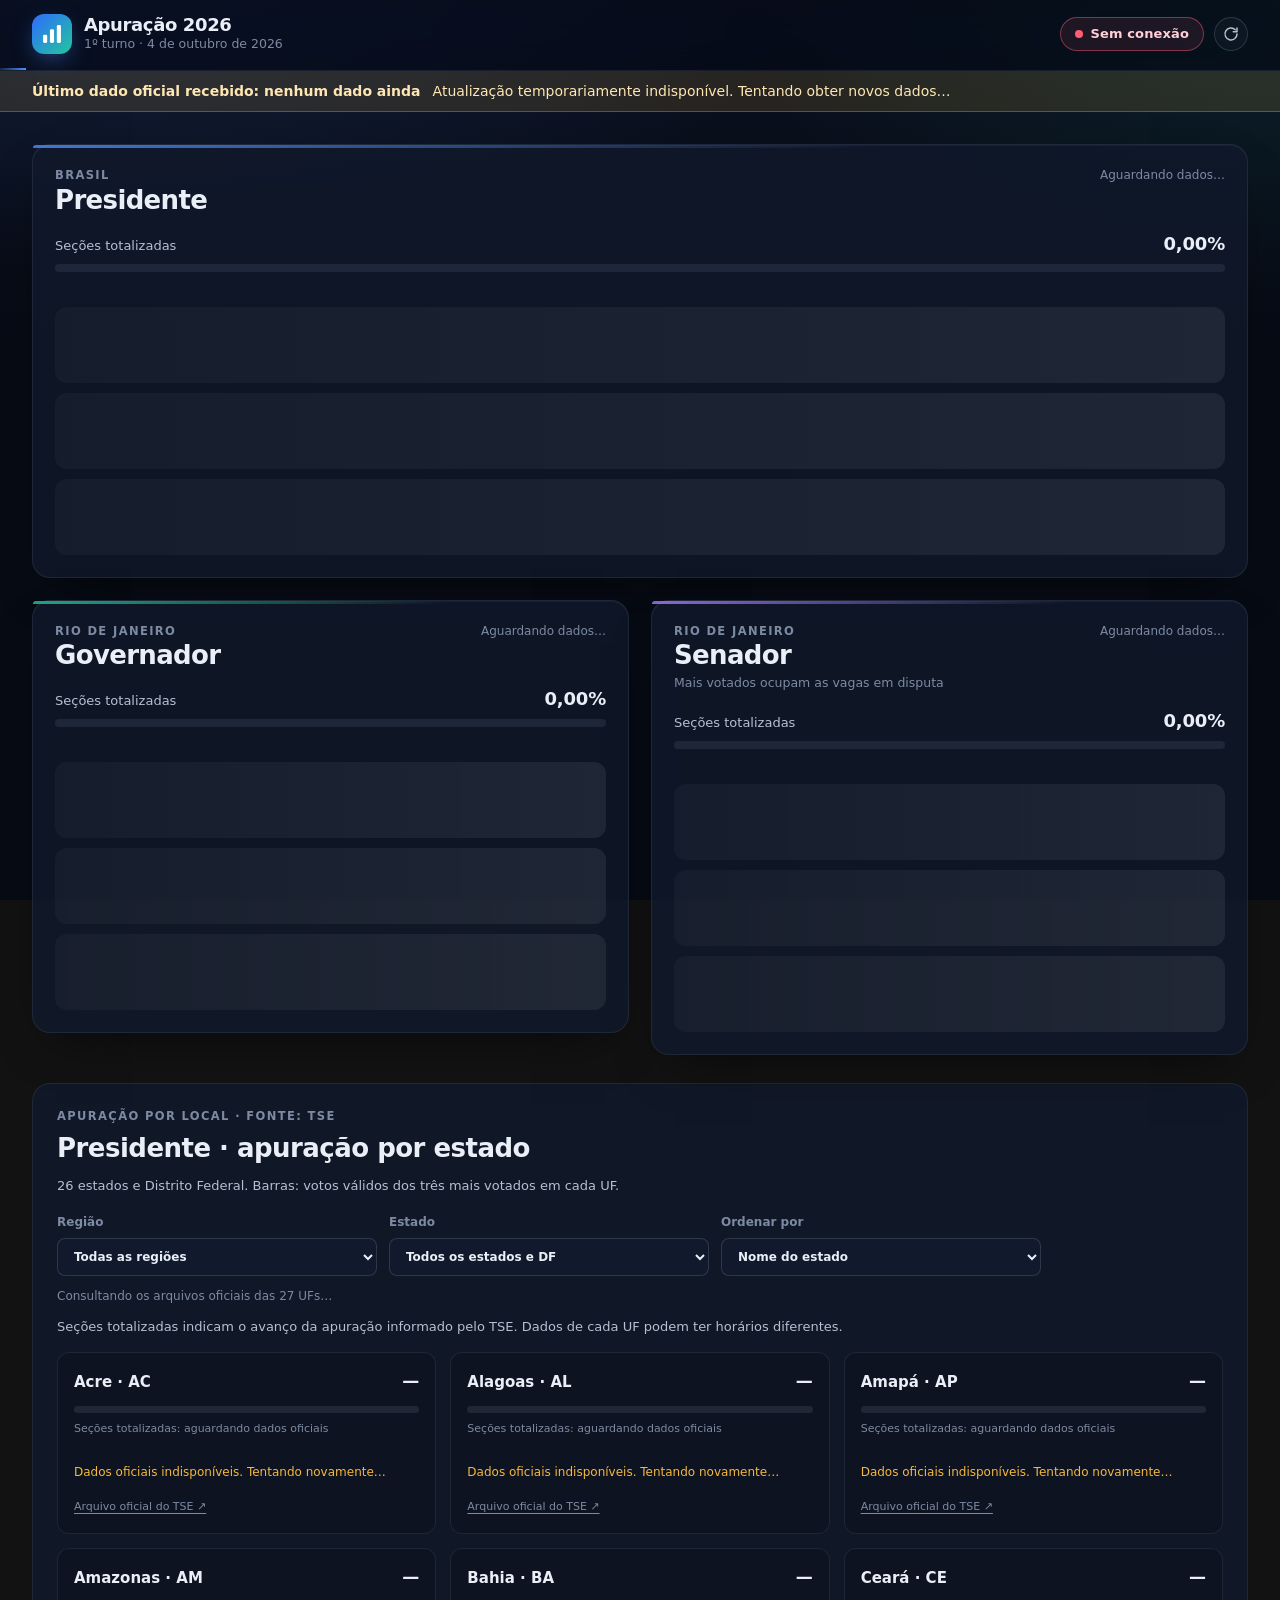
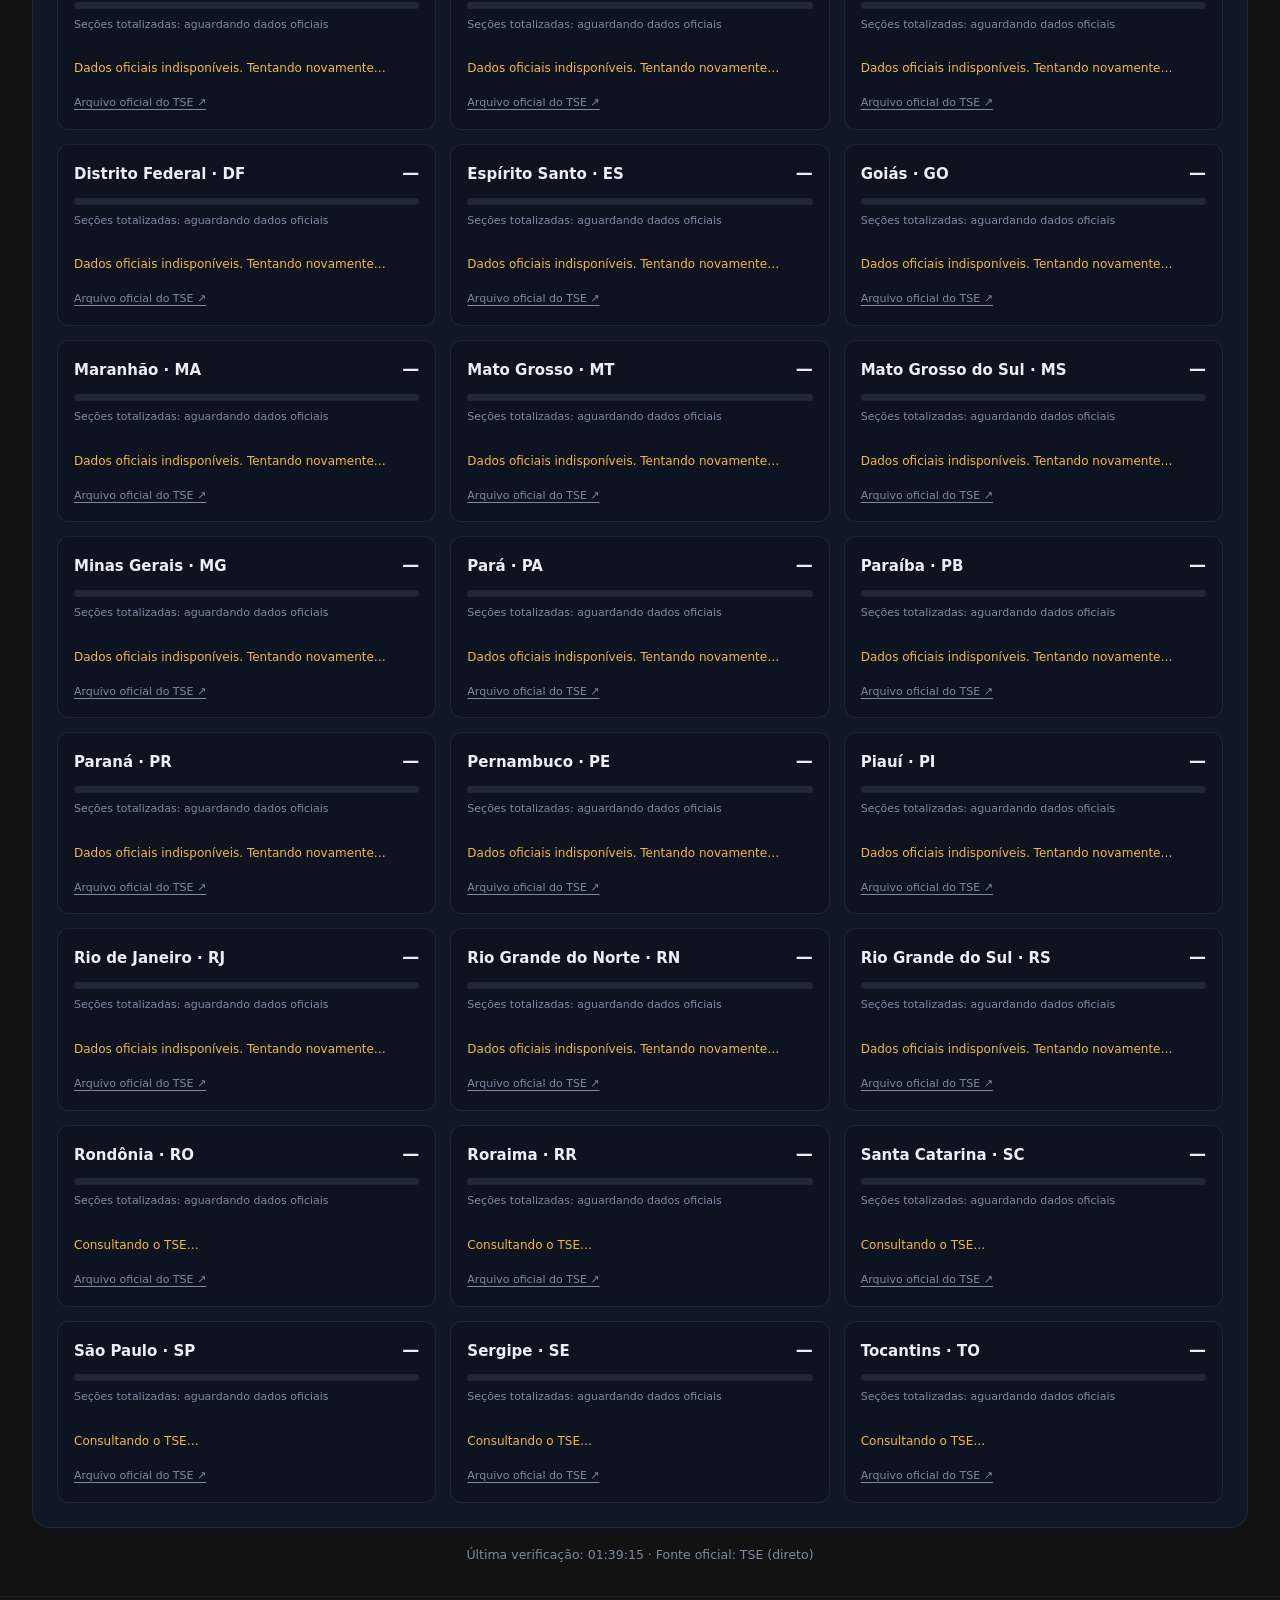
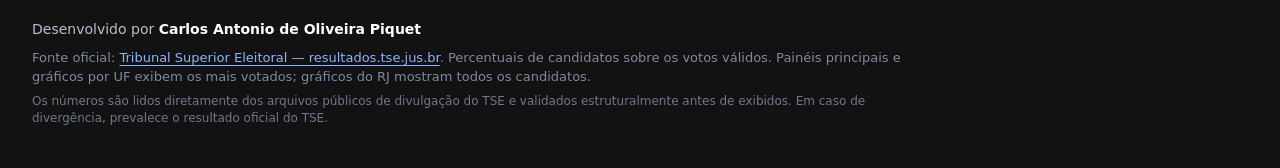
<file: index.html>
<!doctype html>
<html lang="pt-BR">
<head>
  <meta charset="utf-8">
  <meta name="viewport" content="width=device-width, initial-scale=1, viewport-fit=cover">
  <meta http-equiv="Content-Security-Policy" content="default-src 'self'; script-src 'self'; style-src 'self' https://fonts.googleapis.com; font-src 'self' https://fonts.gstatic.com; img-src 'self' data: https://resultados.tse.jus.br; connect-src 'self' https:; base-uri 'self'; form-action 'none'; object-src 'none'">
  <meta name="referrer" content="strict-origin-when-cross-origin">
  <title>Apuração 2026 ao vivo · Presidente, Governador e Senado RJ</title>
  <meta name="description" content="Apuração em tempo real das Eleições 2026: Presidente, Governador do Rio de Janeiro e Senador pelo RJ. Dados oficiais do TSE.">
  <meta name="theme-color" content="#070b14">
  <meta property="og:title" content="Apuração 2026 ao vivo · Presidente, Governador e Senado RJ">
  <meta property="og:description" content="Acompanhe a apuração em tempo real com dados oficiais do TSE a partir das 17h. Desenvolvido por Carlos Antonio de Oliveira Piquet.">
  <meta property="og:type" content="website">
  <meta property="og:url" content="https://webrjpro.github.io/elei-es2026/">
  <meta property="og:image" content="https://webrjpro.github.io/elei-es2026/assets/og-image.png">
  <meta property="og:image:secure_url" content="https://webrjpro.github.io/elei-es2026/assets/og-image.png">
  <meta property="og:image:type" content="image/png">
  <meta property="og:image:width" content="1200">
  <meta property="og:image:height" content="630">
  <meta property="og:image:alt" content="Apuração 2026 ao vivo - Dados Oficiais do TSE">
  <meta name="twitter:card" content="summary_large_image">
  <meta name="twitter:title" content="Apuração 2026 ao vivo · Presidente, Governador e Senado RJ">
  <meta name="twitter:description" content="Acompanhe a apuração em tempo real com dados oficiais do TSE a partir das 17h. Desenvolvido por Carlos Antonio de Oliveira Piquet.">
  <meta name="twitter:image" content="https://webrjpro.github.io/elei-es2026/assets/og-image.png">
  <link rel="icon" href="assets/favicon.svg" type="image/svg+xml">
  <link rel="preconnect" href="https://resultados.tse.jus.br" crossorigin>
  <link rel="preconnect" href="https://fonts.googleapis.com">
  <link rel="preconnect" href="https://fonts.gstatic.com" crossorigin>
  <link rel="stylesheet" href="https://fonts.googleapis.com/css2?family=Inter:wght@400;500;600;700;800&display=swap">
  <link rel="stylesheet" href="css/styles.css">
  <script src="js/config.js" defer></script>
  <script src="js/core.js" defer></script>
  <script src="js/tse.js" defer></script>
  <script src="js/ui.js" defer></script>
  <script src="js/macro.js" defer></script>
  <script src="js/territory.js" defer></script>
  <script src="js/victory.js" defer></script>
  <script src="js/app.js" defer></script>
</head>
<body>
  <a class="skip" href="#painel">Pular para os resultados</a>

  <header class="topbar">
    <div class="wrap topbar__inner">
      <div class="brand">
        <span class="brand__mark" aria-hidden="true">
          <svg viewBox="0 0 32 32" width="32" height="32"><rect x="3" y="17" width="6" height="12" rx="2"/><rect x="13" y="9" width="6" height="20" rx="2"/><rect x="23" y="3" width="6" height="26" rx="2"/></svg>
        </span>
        <div class="brand__text">
          <h1 class="brand__title">Apuração 2026</h1>
          <span class="brand__sub" id="turno-label">1º turno · 4 de outubro de 2026</span>
        </div>
      </div>
      <div class="topbar__actions">
        <div id="status" class="status status--idle" role="status" aria-live="polite">
          <span class="status__dot" aria-hidden="true"></span>
          <span class="status__text">Conectando…</span>
        </div>
        <button id="refresh" class="icon-btn" type="button" aria-label="Atualizar agora" title="Atualizar agora">
          <svg viewBox="0 0 24 24" width="18" height="18" aria-hidden="true"><path d="M20 12a8 8 0 1 1-2.34-5.66M20 4v5h-5" fill="none" stroke="currentColor" stroke-width="2" stroke-linecap="round" stroke-linejoin="round"/></svg>
        </button>
      </div>
    </div>
    <div class="topbar__timer" aria-hidden="true"><span id="timer-bar"></span></div>
  </header>

  <div id="offline-banner" class="banner banner--warn" role="alert" hidden>
    <div class="wrap">
      <strong>Último dado oficial recebido: <span id="offline-time">—</span></strong>
      <span>Atualização temporariamente indisponível. Tentando obter novos dados…</span>
    </div>
  </div>

  <main id="painel" class="wrap main">
    <section id="countdown" class="countdown" hidden aria-labelledby="countdown-title">
      <p class="countdown__eyebrow">Eleições 2026 · Dados oficiais do TSE</p>
      <h2 class="countdown__title" id="countdown-title">A apuração começa em</h2>
      <div class="countdown__clock" role="timer" aria-live="off">
        <div class="countdown__unit"><span data-u="h">00</span><small>horas</small></div>
        <i aria-hidden="true">:</i>
        <div class="countdown__unit"><span data-u="m">00</span><small>min</small></div>
        <i aria-hidden="true">:</i>
        <div class="countdown__unit"><span data-u="s">00</span><small>seg</small></div>
      </div>
      <p class="countdown__note">Divulgação a partir das 17h (horário de Brasília). O painel entra em modo apuração automaticamente — não é preciso recarregar.</p>
    </section>

    <div id="races" class="races" aria-live="off"></div>

    <section class="macro" id="macro-section" aria-labelledby="macro-title" hidden>
      <div class="macro__header">
        <p class="macro__eyebrow">Panorama Nacional · 27 Unidades da Federação</p>
        <h2 class="macro__title" id="macro-title">Balanço Macropolítico: PL vs PT e Forças Ideológicas</h2>
        <p class="macro__subtitle">Apuração contínua dos dados oficiais do TSE totalizando governadores e senadores em todas as 27 UFs.</p>
      </div>
      <div class="macro__grid">
        <div class="macro-card" id="card-macro-gov"></div>
        <div class="macro-card" id="card-macro-sen"></div>
        <div class="macro-card" id="card-macro-ideology"></div>
      </div>
    </section>

    <div id="territorial-charts" class="territorial" aria-live="off"></div>

    <p class="meta-line" id="meta-line" aria-live="off"></p>
  </main>

  <footer class="footer">
    <div class="wrap">
      <p class="footer__author">Desenvolvido por <strong>Carlos Antonio de Oliveira Piquet</strong></p>
      <p>Fonte oficial: <a href="https://resultados.tse.jus.br" target="_blank" rel="noopener noreferrer">Tribunal Superior Eleitoral — resultados.tse.jus.br</a>. Percentuais de candidatos sobre os votos válidos. Painéis principais e gráficos por UF exibem os mais votados; gráficos do RJ mostram todos os candidatos.</p>
      <p class="footer__small">Os números são lidos diretamente dos arquivos públicos de divulgação do TSE e validados estruturalmente antes de exibidos. Em caso de divergência, prevalece o resultado oficial do TSE.</p>
    </div>
  </footer>

  <noscript><div class="noscript">Ative o JavaScript para acompanhar a apuração em tempo real, ou acesse <a href="https://resultados.tse.jus.br">resultados.tse.jus.br</a>.</div></noscript>
</body>
</html>
</file>
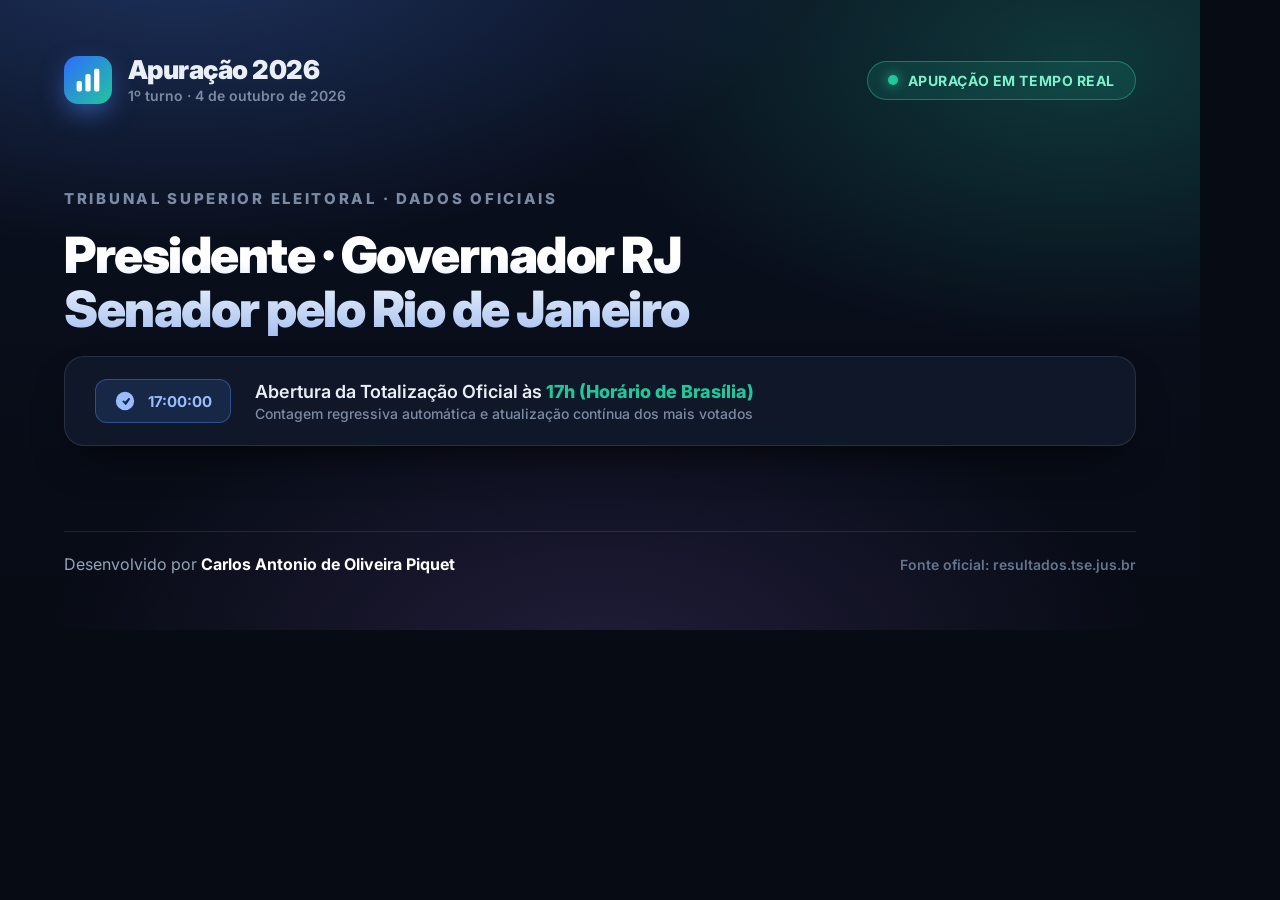
<file: assets/og-card.html>
<!doctype html>
<html lang="pt-BR">
<head>
  <meta charset="utf-8">
  <link rel="stylesheet" href="https://fonts.googleapis.com/css2?family=Inter:wght@400;600;700;800;900&display=swap">
  <style>
    * { box-sizing: border-box; margin: 0; padding: 0; }
    html, body {
      width: 1200px;
      height: 630px;
      overflow: hidden;
      font-family: 'Inter', -apple-system, BlinkMacSystemFont, sans-serif;
      background: #070b14;
      color: #e9eef7;
      -webkit-font-smoothing: antialiased;
    }
    .card {
      position: relative;
      width: 1200px;
      height: 630px;
      padding: 56px 64px;
      display: flex;
      flex-direction: column;
      justify-content: space-between;
      background:
        radial-gradient(900px 450px at 15% -10%, rgba(79, 140, 255, 0.28), transparent 70%),
        radial-gradient(700px 400px at 90% 10%, rgba(33, 199, 155, 0.22), transparent 70%),
        radial-gradient(800px 400px at 50% 105%, rgba(167, 123, 255, 0.16), transparent 70%),
        linear-gradient(180deg, #0a1020 0%, #070b14 100%);
    }
    .top {
      display: flex;
      align-items: center;
      justify-content: space-between;
    }
    .brand {
      display: flex;
      align-items: center;
      gap: 16px;
    }
    .brand-icon {
      width: 48px;
      height: 48px;
      border-radius: 14px;
      background: linear-gradient(135deg, #2f6bff, #21c79b);
      display: grid;
      place-items: center;
      box-shadow: 0 10px 28px -6px rgba(79, 140, 255, 0.7);
    }
    .brand-icon svg { width: 28px; height: 28px; fill: #fff; }
    .brand-text h1 {
      font-size: 26px;
      font-weight: 900;
      letter-spacing: -0.02em;
      line-height: 1.1;
    }
    .brand-text span {
      font-size: 14px;
      color: #7d8aa3;
      font-weight: 600;
    }
    .badge {
      display: inline-flex;
      align-items: center;
      gap: 10px;
      padding: 10px 20px;
      border-radius: 999px;
      background: rgba(33, 199, 155, 0.12);
      border: 1px solid rgba(33, 199, 155, 0.45);
      color: #7ff0cc;
      font-size: 14px;
      font-weight: 700;
      letter-spacing: 0.04em;
      text-transform: uppercase;
    }
    .badge-dot {
      width: 10px;
      height: 10px;
      border-radius: 50%;
      background: #21c79b;
      box-shadow: 0 0 12px #21c79b;
    }

    .center {
      display: flex;
      flex-direction: column;
      gap: 20px;
    }
    .hero-eyebrow {
      font-size: 15px;
      font-weight: 800;
      letter-spacing: 0.18em;
      color: #7d8aa3;
      text-transform: uppercase;
    }
    .hero-title {
      font-size: 50px;
      font-weight: 900;
      letter-spacing: -0.03em;
      line-height: 1.08;
      background: linear-gradient(180deg, #ffffff 30%, #a8c2f0 100%);
      -webkit-background-clip: text;
      background-clip: text;
      color: transparent;
    }
    
    .timer-panel {
      display: flex;
      align-items: center;
      gap: 24px;
      background: rgba(17, 26, 44, 0.85);
      border: 1px solid rgba(148, 163, 184, 0.18);
      border-radius: 20px;
      padding: 22px 30px;
      box-shadow: 0 20px 40px -15px rgba(0, 0, 0, 0.7);
    }
    .timer-pill {
      display: flex;
      align-items: center;
      gap: 12px;
      background: rgba(79, 140, 255, 0.14);
      border: 1px solid rgba(79, 140, 255, 0.4);
      padding: 10px 18px;
      border-radius: 12px;
      color: #9bbbff;
      font-size: 15px;
      font-weight: 700;
    }
    .timer-pill svg { width: 22px; height: 22px; fill: currentColor; }
    .timer-text {
      font-size: 18px;
      color: #e9eef7;
      font-weight: 600;
      line-height: 1.3;
    }
    .timer-text strong {
      color: #21c79b;
      font-weight: 800;
    }
    .timer-text small {
      display: block;
      color: #7d8aa3;
      font-size: 14px;
      font-weight: 500;
      margin-top: 2px;
    }

    .bottom {
      display: flex;
      align-items: center;
      justify-content: space-between;
      border-top: 1px solid rgba(148, 163, 184, 0.16);
      padding-top: 22px;
    }
    .author {
      font-size: 16px;
      color: #94a3b8;
    }
    .author strong {
      color: #ffffff;
      font-weight: 700;
    }
    .source {
      font-size: 14px;
      color: #64748b;
      font-weight: 600;
    }
  </style>
</head>
<body>
  <div class="card">
    <div class="top">
      <div class="brand">
        <div class="brand-icon">
          <svg viewBox="0 0 32 32"><rect x="3" y="17" width="6" height="12" rx="2"/><rect x="13" y="9" width="6" height="20" rx="2"/><rect x="23" y="3" width="6" height="26" rx="2"/></svg>
        </div>
        <div class="brand-text">
          <h1>Apuração 2026</h1>
          <span>1º turno · 4 de outubro de 2026</span>
        </div>
      </div>
      <div class="badge">
        <span class="badge-dot"></span>
        <span>Apuração em Tempo Real</span>
      </div>
    </div>

    <div class="center">
      <p class="hero-eyebrow">Tribunal Superior Eleitoral · Dados Oficiais</p>
      <h2 class="hero-title">Presidente · Governador RJ<br>Senador pelo Rio de Janeiro</h2>
      <div class="timer-panel">
        <div class="timer-pill">
          <svg viewBox="0 0 24 24"><path d="M12 2a10 10 0 1 0 10 10A10 10 0 0 0 12 2zm1 14.59-4-4 1.41-1.42L12 12.76l4.24-4.24 1.42 1.41z"/></svg>
          <span>17:00:00</span>
        </div>
        <div class="timer-text">
          Abertura da Totalização Oficial às <strong>17h (Horário de Brasília)</strong>
          <small>Contagem regressiva automática e atualização contínua dos mais votados</small>
        </div>
      </div>
    </div>

    <div class="bottom">
      <div class="author">
        Desenvolvido por <strong>Carlos Antonio de Oliveira Piquet</strong>
      </div>
      <div class="source">
        Fonte oficial: resultados.tse.jus.br
      </div>
    </div>
  </div>
</body>
</html>
</file>
<file: css/styles.css>
/* ==========================================================================
   Apuração 2026 — estilos
   ========================================================================== */

:root {
  --bg: #070b14;
  --bg-2: #0a1020;
  --surface: rgba(17, 25, 43, 0.82);
  --surface-solid: #111a2c;
  --surface-2: #162036;
  --border: rgba(148, 163, 184, 0.12);
  --border-strong: rgba(148, 163, 184, 0.22);
  --text: #e9eef7;
  --text-2: #b6c0d2;
  --muted: #7d8aa3;
  --accent: #4f8cff;
  --win: #21c79b;
  --warn: #f5b83d;
  --danger: #ff5d73;
  --radius: 18px;
  --radius-sm: 12px;
  --shadow: 0 1px 0 rgba(255, 255, 255, 0.04) inset, 0 20px 50px -24px rgba(0, 0, 0, 0.7);
  --font: 'Inter', system-ui, -apple-system, 'Segoe UI', Roboto, 'Helvetica Neue', Arial, sans-serif;
  --ease: cubic-bezier(.2, .8, .2, 1);
  color-scheme: dark;
}

*, *::before, *::after { box-sizing: border-box; }

[hidden] { display: none !important; }

html { -webkit-text-size-adjust: 100%; text-size-adjust: 100%; }

body {
  margin: 0;
  min-height: 100vh;
  font-family: var(--font);
  font-size: 15px;
  line-height: 1.45;
  color: var(--text);
  background:
    radial-gradient(1200px 600px at 10% -10%, rgba(79, 140, 255, 0.16), transparent 60%),
    radial-gradient(900px 500px at 100% 0%, rgba(33, 199, 155, 0.10), transparent 60%),
    linear-gradient(180deg, var(--bg-2), var(--bg) 40%);
  background-attachment: fixed;
  -webkit-font-smoothing: antialiased;
  -moz-osx-font-smoothing: grayscale;
  font-feature-settings: 'cv11', 'ss01';
}

a { color: #8db5ff; text-underline-offset: 3px; }
a:hover { color: #b9d1ff; }

.wrap { width: 100%; max-width: 1440px; margin: 0 auto; padding: 0 clamp(14px, 3vw, 32px); }

.skip {
  position: absolute; left: 12px; top: -60px; z-index: 100;
  background: var(--accent); color: #fff; padding: 10px 14px; border-radius: 10px; font-weight: 600;
}
.skip:focus { top: 12px; }

:focus-visible { outline: 2px solid var(--accent); outline-offset: 3px; border-radius: 8px; }

/* ---------------------------------------------------------------- Topbar */

.topbar {
  position: sticky; top: 0; z-index: 50;
  background: rgba(7, 11, 20, 0.72);
  backdrop-filter: saturate(160%) blur(14px);
  -webkit-backdrop-filter: saturate(160%) blur(14px);
  border-bottom: 1px solid var(--border);
}
.topbar__inner { display: flex; align-items: center; justify-content: space-between; gap: 16px; min-height: 68px; }

.brand { display: flex; align-items: center; gap: 12px; min-width: 0; }
.brand__mark {
  display: grid; place-items: center; width: 40px; height: 40px; flex: none;
  border-radius: 12px;
  background: linear-gradient(135deg, #2f6bff, #21c79b);
  box-shadow: 0 8px 24px -8px rgba(79, 140, 255, 0.7);
}
.brand__mark svg { width: 22px; height: 22px; fill: #fff; }
.brand__text { display: flex; flex-direction: column; min-width: 0; }
.brand__title { margin: 0; font-size: 18px; font-weight: 800; letter-spacing: -0.02em; line-height: 1.1; }
.brand__sub { color: var(--muted); font-size: 12.5px; font-weight: 500; white-space: nowrap; overflow: hidden; text-overflow: ellipsis; }

.topbar__actions { display: flex; align-items: center; gap: 10px; flex: none; }

.status {
  display: inline-flex; align-items: center; gap: 8px;
  height: 34px; padding: 0 14px;
  border-radius: 999px;
  border: 1px solid var(--border-strong);
  background: rgba(255, 255, 255, 0.03);
  font-size: 13px; font-weight: 600; letter-spacing: 0.01em;
  white-space: nowrap;
  transition: background .3s, border-color .3s, color .3s;
}
.status__dot { width: 8px; height: 8px; border-radius: 50%; background: var(--muted); position: relative; }
.status--live { color: #c9fbe9; border-color: rgba(33, 199, 155, 0.45); background: rgba(33, 199, 155, 0.10); }
.status--live .status__dot { background: var(--win); }
.status--live .status__dot::after {
  content: ''; position: absolute; inset: -4px; border-radius: 50%;
  border: 2px solid var(--win); animation: pulse 1.8s var(--ease) infinite;
}
.status--waiting { color: #cfe0ff; border-color: rgba(79, 140, 255, 0.4); background: rgba(79, 140, 255, 0.10); }
.status--waiting .status__dot { background: var(--accent); }
.status--unstable { color: #ffe7b3; border-color: rgba(245, 184, 61, 0.45); background: rgba(245, 184, 61, 0.10); }
.status--unstable .status__dot { background: var(--warn); }
.status--offline { color: #ffd0d7; border-color: rgba(255, 93, 115, 0.45); background: rgba(255, 93, 115, 0.10); }
.status--offline .status__dot { background: var(--danger); }
.status--final { color: #dbe4f3; }
.status--final .status__dot { background: var(--text-2); }

@keyframes pulse {
  0% { transform: scale(.6); opacity: .9; }
  100% { transform: scale(1.9); opacity: 0; }
}

.icon-btn {
  display: grid; place-items: center; width: 34px; height: 34px;
  border-radius: 50%; border: 1px solid var(--border-strong);
  background: rgba(255, 255, 255, 0.03); color: var(--text-2);
  cursor: pointer; transition: background .2s, color .2s, transform .2s;
}
.icon-btn:hover { background: rgba(255, 255, 255, 0.08); color: var(--text); }
.icon-btn:disabled { cursor: progress; opacity: .7; }
.icon-btn.is-spinning svg { animation: spin .9s linear infinite; }
@keyframes spin { to { transform: rotate(360deg); } }

.topbar__timer { height: 2px; background: transparent; overflow: hidden; }
.topbar__timer span {
  display: block; height: 100%; width: 100%;
  transform-origin: left center; transform: scaleX(0);
  background: linear-gradient(90deg, rgba(79, 140, 255, 0.2), var(--accent));
  transition: transform .25s linear;
}

/* --------------------------------------------------------------- Banners */

.banner { font-size: 14px; border-bottom: 1px solid var(--border); }
.banner .wrap { display: flex; flex-wrap: wrap; gap: 6px 12px; align-items: center; padding-top: 10px; padding-bottom: 10px; }
.banner--warn { background: rgba(245, 184, 61, 0.12); color: #ffe7b3; border-color: rgba(245, 184, 61, 0.3); }
.banner a { color: inherit; font-weight: 600; }

/* ------------------------------------------------------------ Countdown */

.main { padding-top: clamp(18px, 3vw, 32px); padding-bottom: 32px; }

.countdown {
  position: relative; overflow: hidden;
  text-align: center;
  padding: clamp(26px, 5vw, 48px) 20px;
  margin-bottom: clamp(18px, 3vw, 28px);
  border-radius: calc(var(--radius) + 6px);
  border: 1px solid var(--border);
  background:
    radial-gradient(600px 220px at 50% 0%, rgba(79, 140, 255, 0.22), transparent 70%),
    var(--surface);
  box-shadow: var(--shadow);
}
.countdown__eyebrow { margin: 0 0 6px; color: var(--muted); font-size: 12px; font-weight: 700; letter-spacing: .14em; text-transform: uppercase; }
.countdown__title { margin: 0 0 18px; font-size: clamp(20px, 3vw, 28px); font-weight: 700; letter-spacing: -0.02em; }
.countdown__clock { display: inline-flex; align-items: flex-start; gap: clamp(8px, 2vw, 18px); }
.countdown__clock i { font-style: normal; font-size: clamp(36px, 8vw, 72px); font-weight: 300; color: var(--muted); line-height: 1; }
.countdown__unit { display: flex; flex-direction: column; align-items: center; min-width: clamp(64px, 14vw, 120px); }
.countdown__unit span {
  font-size: clamp(42px, 9vw, 84px); font-weight: 800; line-height: 1; letter-spacing: -0.04em;
  font-variant-numeric: tabular-nums;
  background: linear-gradient(180deg, #fff, #9fb8e6);
  -webkit-background-clip: text; background-clip: text; color: transparent;
}
.countdown__unit small { margin-top: 8px; color: var(--muted); font-size: 11px; font-weight: 600; letter-spacing: .12em; text-transform: uppercase; }
.countdown__note { margin: 20px auto 0; max-width: 560px; color: var(--text-2); font-size: 14px; }

/* ---------------------------------------------------------------- Grid */

.races { display: grid; grid-template-columns: 1fr; gap: clamp(14px, 2vw, 22px); align-items: start; }

@media (min-width: 880px) {
  .races { grid-template-columns: repeat(2, minmax(0, 1fr)); }
  .race--presidente { grid-column: 1 / -1; }
  .race--presidente.is-pre .cands { grid-template-columns: repeat(auto-fill, minmax(240px, 1fr)); }
  .race--presidente:not(.is-pre) .cands { grid-template-columns: repeat(2, minmax(0, 1fr)); column-gap: 18px; }
  .race--presidente:not(.is-pre) .cand.is-leader { grid-column: 1 / -1; }
}
@media (min-width: 1320px) {
  .races { grid-template-columns: repeat(3, minmax(0, 1fr)); }
  .race--presidente { grid-column: auto; }
  .race--presidente.is-pre .cands { grid-template-columns: 1fr; }
  .race--presidente:not(.is-pre) .cands { grid-template-columns: 1fr; }
}

/* ---------------------------------------------------------------- Card */

.race {
  position: relative;
  display: flex; flex-direction: column; gap: 16px;
  padding: clamp(16px, 2vw, 22px);
  border-radius: var(--radius);
  border: 1px solid var(--border);
  background: var(--surface);
  box-shadow: var(--shadow);
  min-width: 0;
}
.race::before {
  content: ''; position: absolute; inset: 0 0 auto 0; height: 3px; border-radius: var(--radius) var(--radius) 0 0;
  background: linear-gradient(90deg, var(--accent), transparent 70%);
  opacity: .8;
}
.race--governador::before { background: linear-gradient(90deg, #21c79b, transparent 70%); }
.race--senador::before { background: linear-gradient(90deg, #a77bff, transparent 70%); }

.race__head { display: flex; align-items: flex-start; justify-content: space-between; gap: 12px; }
.race__eyebrow { margin: 0; color: var(--muted); font-size: 11.5px; font-weight: 700; letter-spacing: .12em; text-transform: uppercase; }
.race__title { margin: 2px 0 0; font-size: clamp(22px, 2.4vw, 26px); font-weight: 800; letter-spacing: -0.025em; line-height: 1.1; }
.race__hint { margin: 4px 0 0; color: var(--muted); font-size: 12.5px; }
.race__meta { display: flex; flex-direction: column; align-items: flex-end; gap: 6px; text-align: right; flex: none; }
.race__updated { color: var(--muted); font-size: 12px; font-variant-numeric: tabular-nums; white-space: nowrap; }

.chip { display: inline-flex; align-items: center; height: 22px; padding: 0 9px; border-radius: 999px; font-size: 11px; font-weight: 700; letter-spacing: .04em; text-transform: uppercase; }
.chip--final { background: rgba(233, 238, 247, 0.1); color: var(--text); border: 1px solid var(--border-strong); }

.race__alert {
  margin: 0; padding: 10px 12px; border-radius: var(--radius-sm);
  background: rgba(245, 184, 61, 0.1); border: 1px solid rgba(245, 184, 61, 0.3);
  color: #ffe7b3; font-size: 13px;
}

/* ------------------------------------------------------------ Progress */

.progress { display: grid; gap: 7px; }
.progress__row { display: flex; align-items: baseline; justify-content: space-between; gap: 10px; }
.progress__label { color: var(--text-2); font-size: 13px; font-weight: 500; }
.progress__value { font-size: 18px; font-weight: 800; letter-spacing: -0.01em; font-variant-numeric: tabular-nums; }
.progress__track { height: 8px; border-radius: 999px; background: rgba(148, 163, 184, 0.12); overflow: hidden; }
.progress__fill {
  display: block; height: 100%; width: 0;
  border-radius: inherit;
  background: linear-gradient(90deg, #2f6bff, #21c79b);
  transition: width 1.1s var(--ease);
  position: relative; overflow: hidden;
}
.progress__fill::after {
  content: ''; position: absolute; inset: 0;
  background: linear-gradient(90deg, transparent, rgba(255, 255, 255, 0.35), transparent);
  transform: translateX(-100%); animation: shimmer 2.4s ease-in-out infinite;
}
.is-final .progress__fill::after, .is-pre .progress__fill::after { animation: none; }
.progress__count { color: var(--muted); font-size: 12px; font-variant-numeric: tabular-nums; min-height: 1em; }
@keyframes shimmer { to { transform: translateX(100%); } }

/* --------------------------------------------------------- Candidatos */

.cands { list-style: none; margin: 0; padding: 0; display: grid; gap: 10px; }

.cand {
  --c: var(--accent);
  position: relative;
  display: grid;
  grid-template-columns: 26px 56px minmax(0, 1fr) auto;
  align-items: center;
  gap: 12px;
  padding: 12px;
  border-radius: var(--radius-sm);
  background: rgba(255, 255, 255, 0.025);
  border: 1px solid var(--border);
  transition: background .3s, border-color .3s;
  will-change: transform;
}
.cand:hover { background: rgba(255, 255, 255, 0.045); }

.cand.is-leader {
  grid-template-columns: 26px 84px minmax(0, 1fr) auto;
  padding: 14px;
  border-color: color-mix(in srgb, var(--c) 45%, transparent);
  background:
    linear-gradient(110deg, color-mix(in srgb, var(--c) 16%, transparent), transparent 60%),
    rgba(255, 255, 255, 0.03);
}

.cand__rank { color: var(--muted); font-size: 13px; font-weight: 700; text-align: center; font-variant-numeric: tabular-nums; }
.is-leader .cand__rank { color: var(--c); }

.cand__photo {
  position: relative; width: 56px; aspect-ratio: 3 / 4;
  border-radius: 10px; overflow: hidden;
  background: linear-gradient(160deg, color-mix(in srgb, var(--c) 45%, #1a2338), #121a2b);
  box-shadow: 0 0 0 2px color-mix(in srgb, var(--c) 70%, transparent), 0 8px 20px -10px rgba(0, 0, 0, .8);
}
.is-leader .cand__photo { width: 84px; border-radius: 14px; }
.cand__photo img {
  position: absolute; inset: 0; width: 100%; height: 100%;
  object-fit: cover; object-position: center 20%;
  opacity: 0; transition: opacity .5s ease;
}
.cand__photo.has-img img { opacity: 1; }
.cand__initials {
  position: absolute; inset: 0; display: grid; place-items: center;
  font-weight: 800; font-size: 17px; color: rgba(255, 255, 255, 0.9); letter-spacing: .02em;
}
.is-leader .cand__initials { font-size: 24px; }

.cand__body { min-width: 0; display: grid; gap: 3px; }
.cand__line { display: flex; align-items: center; gap: 8px; min-width: 0; }
.cand__name {
  font-weight: 700; font-size: 15px; letter-spacing: -0.01em; line-height: 1.2;
  overflow: hidden; display: -webkit-box; -webkit-line-clamp: 2; line-clamp: 2; -webkit-box-orient: vertical;
  overflow-wrap: anywhere;
}
.cand__line { align-items: flex-start; }
.cand.is-cut { margin-bottom: 22px; }
.cand.is-cut::after {
  content: attr(data-cut);
  position: absolute; left: 0; right: 0; bottom: -17px;
  display: flex; align-items: center; gap: 8px;
  color: var(--muted); font-size: 10.5px; font-weight: 700; letter-spacing: .08em; text-transform: uppercase;
  border-top: 1px dashed var(--border-strong); padding-top: 3px;
}
.is-leader .cand__name { font-size: 19px; font-weight: 800; }
.cand__party { color: var(--muted); font-size: 12.5px; white-space: nowrap; overflow: hidden; text-overflow: ellipsis; }

.cand__bar { margin-top: 6px; height: 7px; border-radius: 999px; background: rgba(148, 163, 184, 0.12); overflow: hidden; }
.is-leader .cand__bar { height: 9px; }
.cand__fill {
  display: block; height: 100%; width: 0; border-radius: inherit;
  background: linear-gradient(90deg, color-mix(in srgb, var(--c) 70%, #fff 0%), var(--c));
  box-shadow: 0 0 16px -2px color-mix(in srgb, var(--c) 70%, transparent);
  transition: width 1s var(--ease);
}

.cand__nums { display: grid; justify-items: end; gap: 1px; text-align: right; min-width: 84px; }
.cand__pct { font-size: 20px; font-weight: 800; letter-spacing: -0.02em; font-variant-numeric: tabular-nums; line-height: 1.1; }
.is-leader .cand__pct { font-size: 30px; }
.cand__votes { color: var(--text-2); font-size: 12px; font-variant-numeric: tabular-nums; white-space: nowrap; }
.cand__delta { font-size: 11.5px; font-weight: 700; font-variant-numeric: tabular-nums; min-height: 1em; }
.cand__delta.is-up { color: var(--win); }
.cand__delta.is-down { color: var(--danger); }
.cand__num { display: none; }

.tag {
  flex: none; display: inline-flex; align-items: center; height: 20px; padding: 0 8px;
  border-radius: 999px; font-size: 10.5px; font-weight: 800; letter-spacing: .06em; text-transform: uppercase;
}
.tag--win { background: rgba(33, 199, 155, 0.16); color: #7ff0cc; border: 1px solid rgba(33, 199, 155, 0.45); }
.tag--runoff { background: rgba(245, 184, 61, 0.14); color: #ffd98a; border: 1px solid rgba(245, 184, 61, 0.45); }
.tag--muted { background: rgba(148, 163, 184, 0.12); color: var(--text-2); border: 1px solid var(--border-strong); }

.cand.is-flash { animation: flash 1.4s ease-out; }
@keyframes flash {
  0% { background-color: color-mix(in srgb, var(--c) 22%, transparent); }
  100% { background-color: rgba(255, 255, 255, 0.025); }
}

/* Pré-apuração: lista compacta de todos os candidatos */
.is-pre .cands { grid-template-columns: repeat(auto-fill, minmax(220px, 1fr)); gap: 8px; }
.is-pre .cand { grid-template-columns: 44px minmax(0, 1fr) auto; padding: 9px 10px; gap: 10px; }
.is-pre .cand__rank, .is-pre .cand__bar, .is-pre .cand__pct, .is-pre .cand__votes, .is-pre .cand__delta { display: none; }
.is-pre .cand__photo { width: 44px; border-radius: 9px; }
.is-pre .cand__initials { font-size: 14px; }
.is-pre .cand__name { font-size: 14px; }
.is-pre .cand__nums { min-width: 0; }
.is-pre .cand__num {
  display: inline-grid; place-items: center; min-width: 34px; height: 26px; padding: 0 8px;
  border-radius: 8px; background: color-mix(in srgb, var(--c) 18%, transparent);
  color: color-mix(in srgb, var(--c) 60%, #fff); font-weight: 800; font-size: 13px; font-variant-numeric: tabular-nums;
}

/* Carregando */
.skeleton { display: none; gap: 10px; }
.is-loading .skeleton { display: grid; }
.is-loading .cands, .is-loading .stats { display: none; }
.skeleton span {
  height: 76px; border-radius: var(--radius-sm);
  background: linear-gradient(90deg, rgba(255, 255, 255, 0.03), rgba(255, 255, 255, 0.07), rgba(255, 255, 255, 0.03));
  background-size: 200% 100%; animation: skel 1.4s ease-in-out infinite;
}
@keyframes skel { from { background-position: 200% 0; } to { background-position: -200% 0; } }

.is-stale .cands, .is-stale .progress { opacity: .72; transition: opacity .3s; }

/* --------------------------------------------------------------- Chart */

.chart { margin: 0; padding: 12px 12px 6px; border-radius: var(--radius-sm); border: 1px solid var(--border); background: rgba(0, 0, 0, 0.18); }
.chart__caption { display: flex; justify-content: space-between; gap: 10px; flex-wrap: wrap; margin-bottom: 6px; font-size: 12px; font-weight: 600; color: var(--text-2); }
.chart__axis { color: var(--muted); font-weight: 500; }
.chart svg { display: block; width: 100%; height: 170px; overflow: visible; }
.chart__grid { stroke: rgba(148, 163, 184, 0.12); stroke-width: 1; vector-effect: non-scaling-stroke; }
.chart__half { stroke: rgba(245, 184, 61, 0.45); stroke-width: 1; stroke-dasharray: 4 4; vector-effect: non-scaling-stroke; }
.chart__label { fill: var(--muted); font-size: 10px; font-family: var(--font); }
.chart__line { fill: none; stroke-width: 2.25; stroke-linejoin: round; stroke-linecap: round; vector-effect: non-scaling-stroke; }
.chart__dot { stroke: var(--surface-solid); stroke-width: 2; vector-effect: non-scaling-stroke; }

/* ------------------------------------------- Probabilidade de Vitória */

.prob {
  padding: 14px;
  border-radius: var(--radius-sm);
  background: rgba(14, 22, 38, 0.7);
  border: 1px solid rgba(79, 140, 255, 0.25);
  box-shadow: inset 0 1px 0 rgba(255, 255, 255, 0.04);
}
.prob__head {
  display: flex;
  justify-content: space-between;
  align-items: center;
  margin-bottom: 12px;
}
.prob__badge {
  font-size: 11px;
  font-weight: 800;
  letter-spacing: .08em;
  text-transform: uppercase;
  color: #60a5fa;
  background: rgba(96, 165, 250, 0.12);
  padding: 3px 8px;
  border-radius: 6px;
  border: 1px solid rgba(96, 165, 250, 0.3);
}
.prob__tag {
  font-size: 11px;
  color: var(--muted);
  font-weight: 600;
}
.prob__bars {
  display: grid;
  gap: 10px;
  margin-bottom: 12px;
}
.prob-bar {
  display: grid;
  gap: 5px;
}
.prob-bar__info {
  display: flex;
  justify-content: space-between;
  align-items: baseline;
  font-size: 12.5px;
}
.prob-bar__label {
  color: var(--text-2);
  font-weight: 500;
}
.prob-bar__val {
  font-size: 14px;
  font-weight: 800;
  font-variant-numeric: tabular-nums;
}
.color-t1 { color: #21c79b; }
.color-t2 { color: #f5b83d; }
.prob-bar__track {
  height: 8px;
  border-radius: 999px;
  background: rgba(148, 163, 184, 0.14);
  overflow: hidden;
}
.prob-bar__fill {
  display: block;
  height: 100%;
  border-radius: inherit;
  transition: width 0.8s var(--ease);
}
.fill-t1 {
  background: linear-gradient(90deg, #10b981, #21c79b);
  box-shadow: 0 0 12px rgba(33, 199, 155, 0.4);
}
.fill-t2 {
  background: linear-gradient(90deg, #d97706, #f5b83d);
  box-shadow: 0 0 12px rgba(245, 184, 61, 0.4);
}
.prob__proj {
  margin: 0 0 6px;
  font-size: 13.5px;
  font-weight: 700;
  color: #fff;
  line-height: 1.4;
}
.prob__det {
  margin: 0;
  font-size: 12px;
  color: var(--text-2);
  line-height: 1.5;
}

/* Senado RJ Projeção */
.prob__sen-list {
  display: grid;
  gap: 8px;
  margin-bottom: 12px;
}
.prob__sen-item {
  display: grid;
  grid-template-columns: minmax(0, 1.2fr) 2fr auto;
  align-items: center;
  gap: 10px;
  padding: 6px 10px;
  border-radius: 8px;
  background: rgba(255, 255, 255, 0.02);
  border: 1px solid var(--border);
}
.prob__sen-item.is-in {
  border-color: rgba(33, 199, 155, 0.3);
  background: rgba(33, 199, 155, 0.04);
}
.prob__sen-name {
  font-size: 12.5px;
  font-weight: 600;
  overflow: hidden;
  text-overflow: ellipsis;
  white-space: nowrap;
}
.prob__sen-track {
  height: 6px;
  border-radius: 999px;
  background: rgba(148, 163, 184, 0.14);
  overflow: hidden;
}
.prob__sen-fill {
  display: block;
  height: 100%;
  border-radius: inherit;
  background: linear-gradient(90deg, #4f8cff, #21c79b);
  transition: width 0.8s var(--ease);
}
.prob__sen-pct {
  font-size: 12px;
  font-weight: 700;
  font-variant-numeric: tabular-nums;
  white-space: nowrap;
  color: #7ff0cc;
}
.prob__sen-item.is-out .prob__sen-pct {
  color: var(--muted);
}
.prob__sen-item.is-out .prob__sen-fill {
  background: #64748b;
}

/* ----------------------------------------- Balanço Macropolítico */

.macro {
  margin-top: 28px;
  padding: clamp(20px, 3vw, 28px);
  border-radius: var(--radius);
  border: 1px solid var(--border);
  background: var(--surface);
  box-shadow: var(--shadow);
}
.macro__header {
  margin-bottom: 22px;
}
.macro__eyebrow {
  margin: 0 0 6px;
  color: var(--muted);
  font-size: 12px;
  font-weight: 700;
  letter-spacing: .12em;
  text-transform: uppercase;
}
.macro__title {
  margin: 0 0 8px;
  font-size: clamp(20px, 2.4vw, 26px);
  font-weight: 800;
  letter-spacing: -.02em;
}
.macro__subtitle {
  margin: 0;
  font-size: 13.5px;
  color: var(--text-2);
}
.macro__grid {
  display: grid;
  grid-template-columns: repeat(3, minmax(0, 1fr));
  gap: 16px;
}
@media (max-width: 1024px) {
  .macro__grid {
    grid-template-columns: 1fr;
  }
}
.macro-card {
  padding: 18px;
  border-radius: var(--radius-sm);
  background: rgba(0, 0, 0, 0.22);
  border: 1px solid var(--border);
  display: flex;
  flex-direction: column;
  gap: 14px;
}
.macro-card__head {
  display: flex;
  justify-content: space-between;
  align-items: baseline;
  gap: 10px;
}
.macro-card__head h3 {
  margin: 0;
  font-size: 16px;
  font-weight: 700;
}
.macro-card__total {
  font-size: 12px;
  color: var(--muted);
  font-weight: 600;
}
.macro-bars {
  display: grid;
  gap: 12px;
}
.macro-bar {
  display: grid;
  gap: 5px;
}
.macro-bar__label {
  display: flex;
  justify-content: space-between;
  font-size: 12.5px;
  font-weight: 600;
}
.macro-bar__label span {
  color: var(--text-2);
}
.macro-bar__label strong {
  font-variant-numeric: tabular-nums;
}
.color-pl { color: #3b82f6; }
.color-pt { color: #ef4444; }
.macro-bar__track {
  height: 8px;
  border-radius: 999px;
  background: rgba(148, 163, 184, 0.12);
  overflow: hidden;
}
.macro-bar__fill {
  display: block;
  height: 100%;
  border-radius: inherit;
  transition: width 0.8s var(--ease);
}
.fill-pl {
  background: linear-gradient(90deg, #1d4ed8, #3b82f6);
}
.fill-pt {
  background: linear-gradient(90deg, #b91c1c, #ef4444);
}
.fill-outros {
  background: linear-gradient(90deg, #475569, #94a3b8);
}
.macro-chips {
  display: grid;
  gap: 8px;
  font-size: 12px;
  margin-top: 4px;
}
.macro-chip {
  padding: 8px 10px;
  border-radius: 8px;
  background: rgba(255, 255, 255, 0.02);
  border: 1px solid var(--border);
  line-height: 1.4;
}
.macro-chip span {
  color: var(--muted);
  font-weight: 500;
}
.macro-chip strong {
  color: #fff;
  font-variant-numeric: tabular-nums;
}
.macro-chip--pl { border-color: rgba(59, 130, 246, 0.3); }
.macro-chip--pt { border-color: rgba(239, 68, 68, 0.3); }
.macro-note {
  margin: 0;
  font-size: 12.5px;
  font-weight: 600;
  color: #93c5fd;
  background: rgba(59, 130, 246, 0.1);
  padding: 8px 12px;
  border-radius: 8px;
  border: 1px solid rgba(59, 130, 246, 0.25);
}
.ideol-grid {
  display: grid;
  gap: 16px;
}
.ideol-col h4 {
  margin: 0 0 8px;
  font-size: 13.5px;
  font-weight: 600;
  color: var(--text-2);
}
.ideol-stack {
  display: flex;
  height: 12px;
  border-radius: 999px;
  overflow: hidden;
  background: rgba(148, 163, 184, 0.12);
  margin-bottom: 8px;
}
.ideol-seg {
  height: 100%;
  transition: width 0.8s var(--ease);
}
.fill-dir { background: #3b82f6; }
.fill-cen { background: #eab308; }
.fill-esq { background: #ef4444; }
.ideol-legend {
  display: flex;
  flex-wrap: wrap;
  gap: 10px 14px;
  font-size: 11.5px;
  color: var(--muted);
  font-weight: 600;
}
.ideol-leg-item {
  display: inline-flex;
  align-items: center;
  gap: 5px;
}
.dot {
  width: 8px;
  height: 8px;
  border-radius: 50%;
  display: inline-block;
}
.dot-dir { background: #3b82f6; }
.dot-cen { background: #eab308; }
.dot-esq { background: #ef4444; }

/* --------------------------------------------------------------- Stats */

.territorial { display: grid; gap: 24px; margin-top: 28px; }
.territory-section { padding: clamp(16px, 2vw, 24px); border: 1px solid var(--border); border-radius: var(--radius); background: var(--surface); min-width: 0; }
.territory-section__head h2 { margin: 5px 0 8px; font-size: clamp(20px, 2.4vw, 26px); letter-spacing: -.02em; }
.territory-section__subtitle { margin: 0 0 14px; font-size: 13px; color: var(--text-2); line-height: 1.6; }
.territory-controls { display: flex; flex-wrap: wrap; gap: 12px; margin: 18px 0 12px; }
.territory-controls label { display: grid; gap: 6px; color: var(--muted); font-size: 12px; font-weight: 600; flex: 1 1 200px; max-width: 320px; }
.territory-controls select { width: 100%; border: 1px solid var(--border-strong); border-radius: 8px; padding: 10px 12px; font: inherit; color: var(--text); background: var(--surface-solid); }
.territory-controls select:focus-visible { outline: 2px solid var(--accent); outline-offset: 3px; }
.territory-summary { color: var(--muted); font-size: 12px; margin: 12px 0; }
.territory-grid { display: grid; grid-template-columns: repeat(3, minmax(0, 1fr)); gap: 14px; }
.territory-card { padding: 16px; border: 1px solid var(--border); border-radius: 12px; background: rgba(0, 0, 0, .14); min-width: 0; }
.territory-card__head { display: flex; justify-content: space-between; gap: 12px; align-items: baseline; }
.territory-card__head h3 { font-size: 15px; margin: 0 0 12px; }
.territory-card__head strong { font-size: 17px; white-space: nowrap; font-variant-numeric: tabular-nums; }
.territory-card__track, .territory-bar__track { height: 7px; border-radius: 99px; background: rgba(148, 163, 184, .14); overflow: hidden; }
.territory-card__track > span { display: block; height: 100%; width: 0; border-radius: inherit; background: linear-gradient(90deg, #4f8cff, #21c79b); transition: width .5s; }
.territory-card__count, .territory-card__updated, .territory-card__source { font-size: 11px; color: var(--muted); line-height: 1.6; }
.territory-card__count { margin: 7px 0 16px; }
.territory-card__updated { margin: 14px 0 3px; }
.territory-card__status { font-size: 12px; color: var(--warn); line-height: 1.5; margin: 10px 0; }
.territory-bars { list-style: none; padding: 0; margin: 0; display: grid; gap: 14px; }
.territory-bar__label { display: flex; justify-content: space-between; gap: 12px; align-items: baseline; font-size: 12px; margin-bottom: 6px; }
.territory-bar__label span { overflow-wrap: anywhere; min-width: 0; }
.territory-bar__label strong { white-space: nowrap; font-variant-numeric: tabular-nums; }
.territory-bar__fill { display: block; height: 100%; border-radius: inherit; transition: width .5s; }
.territory-bar small { display: block; color: var(--muted); font-size: 11px; margin-top: 4px; }
.territory-card.is-stale .territory-bars, .territory-card.is-stale .territory-card__track { opacity: .65; }
@media (max-width: 1000px) { .territory-grid { grid-template-columns: repeat(2, minmax(0, 1fr)); } }
@media (max-width: 640px) {
  .territory-grid { grid-template-columns: 1fr; }
  .territory-controls label { max-width: none; }
}

.stats { display: grid; grid-template-columns: repeat(4, minmax(0, 1fr)); gap: 8px; margin: 0; }
.stat { padding: 10px 8px; border-radius: 10px; background: rgba(255, 255, 255, 0.025); border: 1px solid var(--border); text-align: center; min-width: 0; }
.stat dt { color: var(--muted); font-size: 10.5px; font-weight: 700; letter-spacing: .06em; text-transform: uppercase; white-space: nowrap; overflow: hidden; text-overflow: ellipsis; }
.stat dd { margin: 3px 0 0; font-size: 14px; font-weight: 700; font-variant-numeric: tabular-nums; }

/* ------------------------------------------------------------- Footer */

/* Celebração de vitória: abre apenas após confirmação oficial nacional. */
body.has-victory { overflow: hidden; }
.victory { position: fixed; inset: 0; margin: 0; padding: 0; border: 0; width: 100vw; height: 100dvh; max-width: none; max-height: none; color: #fff; background: #020b07; overflow: hidden; }
.victory[open] { display: grid; place-items: center; }
.victory::backdrop { background: #020b07; }
.victory__scene { position: absolute; inset: -24px; background: linear-gradient(rgba(0, 17, 9, .74), rgba(0, 8, 15, .85)), url('../assets/celebracao-brasil.png') center / cover; filter: blur(10px); opacity: .85; }
.victory::before { content: ''; position: absolute; inset: 0; background: radial-gradient(ellipse at 50% 35%, rgba(0, 180, 75, .2), transparent 65%), radial-gradient(ellipse at 50% 75%, rgba(255, 213, 0, .12), transparent 60%); }
.victory__fireworks { position: absolute; inset: 0; width: 100%; height: 100%; pointer-events: none; }
.victory__content { position: relative; z-index: 1; display: flex; flex-direction: column; align-items: center; justify-content: center; text-align: center; width: min(1200px, 94vw); padding: 70px 12px 95px; }
.victory__flag { display: block; width: clamp(150px, 21vw, 310px); height: auto; border-radius: 4px; margin-bottom: 24px; box-shadow: 0 0 65px rgba(0, 230, 97, .25), 0 15px 40px #0008; transform-origin: 10% 50%; animation: victory-flag 3s ease-in-out infinite; }
.victory__brasil { margin: 0; font-size: clamp(72px, 17vw, 245px); font-weight: 900; letter-spacing: -.055em; line-height: 1.05; color: #ffdf00; background: linear-gradient(170deg, #c0ff7b 5%, #00b747 28%, #008b35 38%, #fff39a 44%, #ffdf00 56%, #d7a200 67%, #faffd0 72%, #00a744 86%); background-clip: text; -webkit-background-clip: text; -webkit-text-fill-color: transparent; filter: drop-shadow(0 3px 0 #a57e00) drop-shadow(0 8px 0 #00491b) drop-shadow(0 12px 18px #000); animation: victory-arrive 1.3s cubic-bezier(.2,.8,.2,1) both, victory-glow 2s ease-in-out infinite alternate; }
.victory__slogan { margin: 0; font-family: Georgia, 'Times New Roman', serif; font-size: clamp(32px, 5.8vw, 84px); font-weight: 800; line-height: 1.13; letter-spacing: -.035em; text-wrap: balance; filter: drop-shadow(0 3px 0 #5b5000) drop-shadow(0 8px 15px #000); animation: victory-arrive 1s ease-out both; }
.victory__line { display: block; color: #ffdf00; }
.victory__line--green { background: linear-gradient(175deg, #d1ffac 0%, #22e369 28%, #008c36 45%, #ffed75 51%, #ffe000 68%, #20c24d 95%); }
.victory__line--gold { background: linear-gradient(175deg, #fffccd 3%, #ffdf00 33%, #b68a00 47%, #fff7ad 52%, #ffdf00 67%, #55e36c 98%); }
.victory__line--green, .victory__line--gold { background-clip: text; -webkit-background-clip: text; -webkit-text-fill-color: transparent; }
.victory__official { position: fixed; bottom: max(24px, env(safe-area-inset-bottom)); left: 20px; right: 20px; margin: 0; color: #c8dfd0; font: 12px/1.7 var(--font); letter-spacing: .02em; }
.victory__close { position: fixed; z-index: 3; top: max(20px, env(safe-area-inset-top)); right: max(20px, env(safe-area-inset-right)); padding: 10px 16px; border: 1px solid #ffffff40; border-radius: 99px; background: #07160dcc; color: #e9ffef; font: 600 12px var(--font); cursor: pointer; }
.victory__close:hover { background: #18442b; border-color: #ffdf00; }
.victory__close:focus-visible { outline: 2px solid #ffdf00; outline-offset: 4px; }
.victory--final .victory__flag { animation: none; }
@keyframes victory-arrive { from { opacity: 0; transform: scale(.88) translateY(16px); } to { opacity: 1; transform: none; } }
@keyframes victory-flag { 0%, 100% { transform: perspective(800px) rotateY(-8deg) rotate(-2deg); } 50% { transform: perspective(800px) rotateY(8deg) rotate(2deg); } }
@keyframes victory-glow { from { opacity: .9; } to { opacity: 1; } }
@media (max-width: 560px) { .victory__flag { width: 180px; margin-bottom: 30px; } .victory__slogan { font-size: clamp(30px, 8.2vw, 44px); } .victory__content { padding-inline: 6px; } .victory__official { font-size: 10px; } }
@media (max-height: 520px) { .victory__content { padding-top: 45px; padding-bottom: 55px; } .victory__flag { width: 100px; margin-bottom: 12px; } .victory__brasil { font-size: 100px; } .victory__slogan { font-size: 38px; } .victory__official { bottom: 10px; } }

.meta-line { margin: 18px 0 0; text-align: center; color: var(--muted); font-size: 12.5px; font-variant-numeric: tabular-nums; }

.footer { border-top: 1px solid var(--border); padding: 22px 0 34px; color: var(--muted); font-size: 13px; }
.footer p { margin: 0 0 6px; max-width: 900px; }
.footer__author { font-size: 14px; color: var(--text-2); margin-bottom: 10px !important; }
.footer__author strong { color: #fff; font-weight: 700; }
.footer__small { font-size: 12px; opacity: .85; }

.noscript { padding: 16px; text-align: center; background: var(--warn); color: #111; }
.is-broken::after {
  content: 'Falha ao carregar os scripts. Recarregue a página.';
  position: fixed; inset: auto 16px 16px 16px; padding: 14px; border-radius: 12px;
  background: var(--danger); color: #fff; font-weight: 600; text-align: center;
}

/* ---------------------------------------------------------- Responsivo */

@media (max-width: 560px) {
  body { font-size: 14px; }
  .topbar__inner { min-height: 60px; }
  .brand__mark { width: 34px; height: 34px; }
  .brand__title { font-size: 16px; }
  .status { padding: 0 10px; font-size: 12px; }
  .cand { grid-template-columns: 48px minmax(0, 1fr) auto; padding: 10px; gap: 10px; }
  .cand .cand__rank { display: none; }
  .cand__photo { width: 48px; }
  .cand.is-leader { grid-template-columns: 66px minmax(0, 1fr) auto; }
  .is-leader .cand__photo { width: 66px; }
  .is-leader .cand__name { font-size: 16px; }
  .is-leader .cand__pct { font-size: 24px; }
  .cand__pct { font-size: 17px; }
  .cand__nums { min-width: 70px; }
  .stats { grid-template-columns: repeat(2, minmax(0, 1fr)); }
  .race__head { flex-direction: column; }
  .race__meta { align-items: flex-start; text-align: left; flex-direction: row; }
}

@media (prefers-reduced-motion: reduce) {
  *, *::before, *::after { animation: none !important; transition: none !important; }
}

@supports not (color: color-mix(in srgb, red 50%, blue)) {
  .cand.is-leader { border-color: var(--border-strong); background: rgba(255, 255, 255, 0.05); }
  .cand__photo { box-shadow: 0 0 0 2px var(--c); background: #1a2338; }
  .cand__fill { background: var(--c); box-shadow: none; }
  .is-pre .cand__num { background: rgba(255, 255, 255, 0.08); color: var(--text); }
}
</file>
